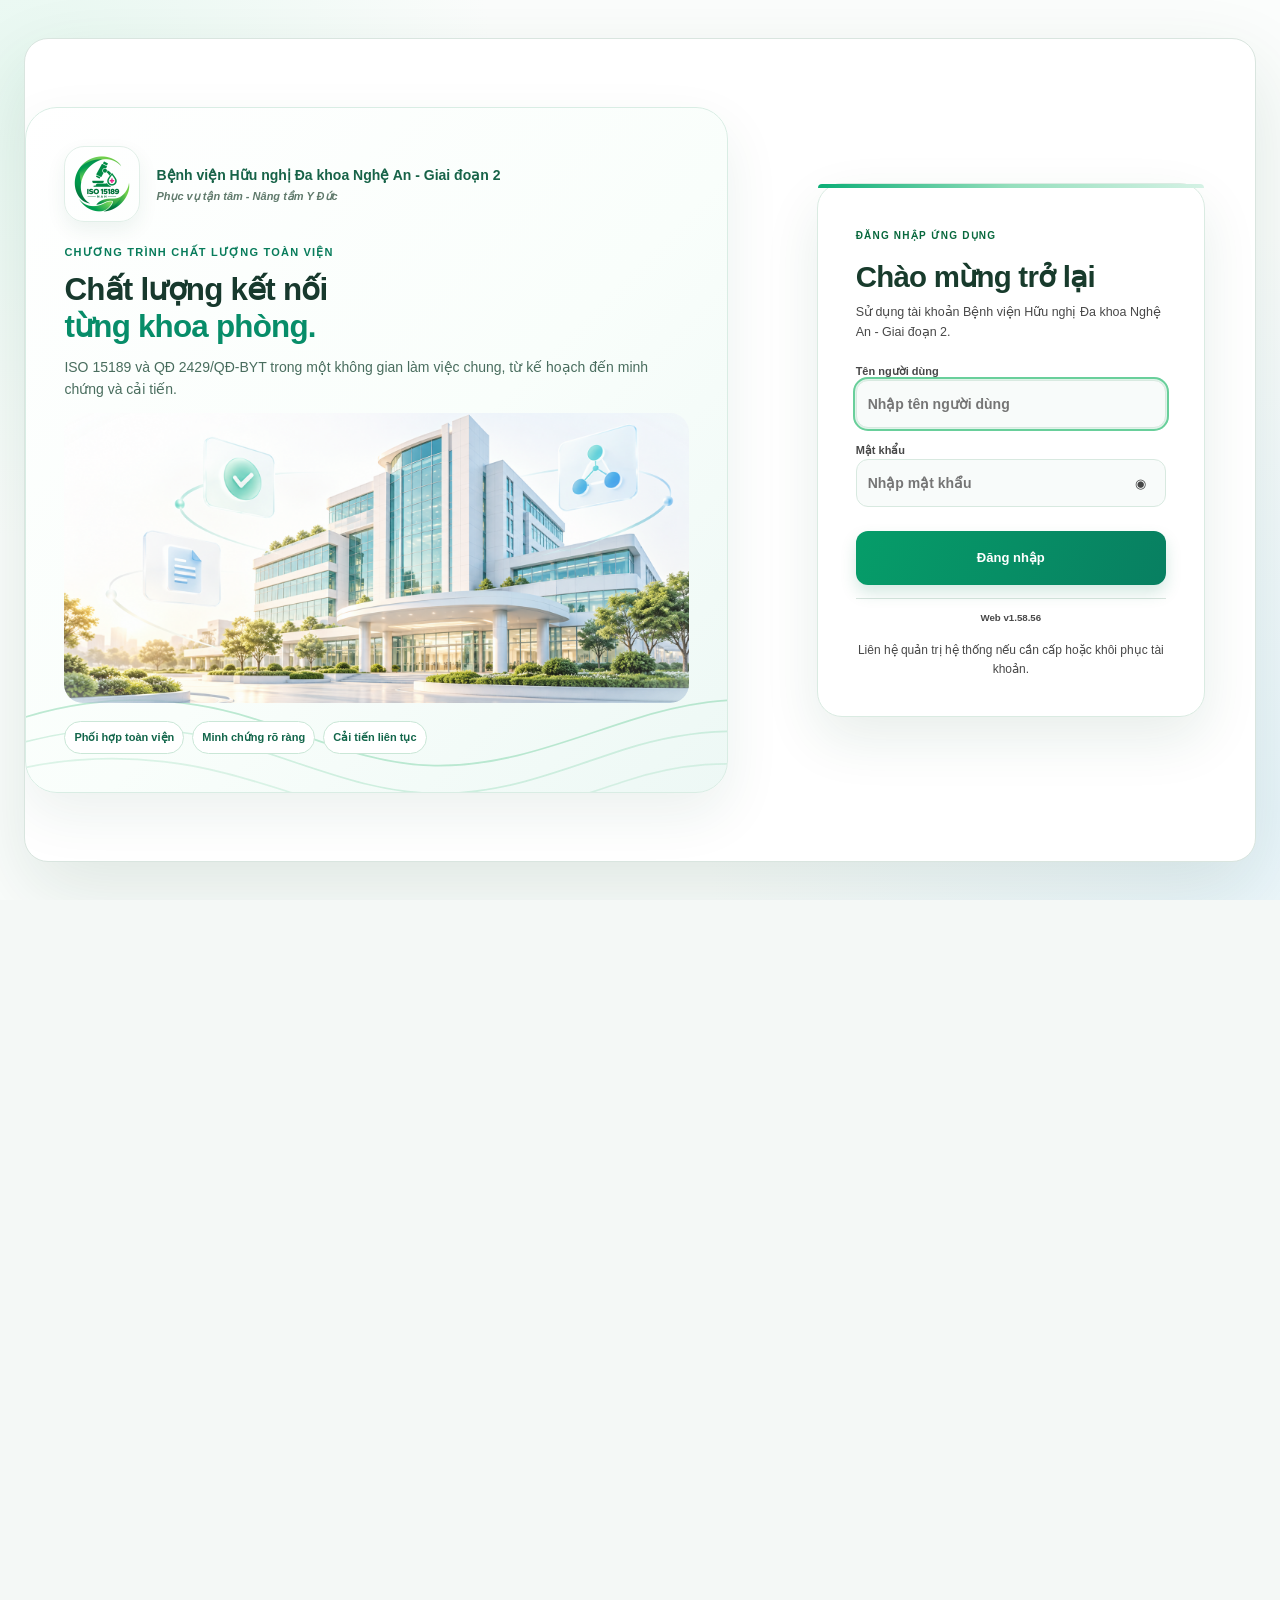
<file: native/windows/offline/index.html>
<!doctype html>
<html lang="vi">
<head>
<meta charset="utf-8">
<meta name="viewport" content="width=device-width,initial-scale=1,viewport-fit=cover">
<meta name="theme-color" content="#08ad58">
<meta name="application-name" content="Bệnh viện Hữu nghị Đa khoa Nghệ An - Giai đoạn 2">
<meta name="mobile-web-app-capable" content="yes">
<meta name="apple-mobile-web-app-capable" content="yes">
<meta name="apple-mobile-web-app-status-bar-style" content="default">
<meta name="apple-mobile-web-app-title" content="Bệnh viện Hữu nghị Đa khoa Nghệ An - Giai đoạn 2">
<meta name="robots" content="noindex,nofollow">


<link rel="stylesheet" href="assets/app.css">
<title>Bệnh viện Hữu nghị Đa khoa Nghệ An - Giai đoạn 2</title>
<script>window.NAH_ISO15189={"restUrl": "https://sachyhoc.com/wp-json/nah-iso15189/v1/", "loginUrl": "https://sachyhoc.com/wp-json/nah-iso15189/v1/auth/login", "homeUrl": "https://sachyhoc.com/nah-lab-iso/", "version": "1.58.56", "siteName": "Bệnh viện Hữu nghị Đa khoa Nghệ An - Giai đoạn 2", "manifestUrl": "", "swUrl": "", "healthUrl": "https://sachyhoc.com/wp-json/nah-iso15189/v1/health", "logoUrl": "assets/nah-logo.jpg", "heroUrl": "assets/hospital-quality-hero.png", "appIconUrl": "assets/app-logo.png"};</script>
<script src="reference-catalogue.js"></script>
<script src="desktop-mirror.js"></script>
<script src="desktop-form-queue.js"></script>
</head>
<body class="nah-iso-app-body nah-fullscreen-shell nah-ui-v158">

<div id="splashView" class="splash-view" aria-live="polite">
  <div class="splash-glow splash-glow-a"></div><div class="splash-glow splash-glow-b"></div>
  <div class="splash-card">
    <img class="splash-app-mark" src="assets/app-logo.png" alt="Bệnh viện Hữu nghị Đa khoa Nghệ An - Giai đoạn 2">
    <div class="splash-title">Quản lý chất lượng xét nghiệm</div>
    <div class="splash-hospital">Bệnh viện Hữu nghị Đa khoa Nghệ An - Giai đoạn 2</div><div class="splash-hospital-slogan"><em>Phục vụ tận tâm - Nâng tầm Y Đức</em></div>
    <div class="splash-tagline">Chuẩn hóa · Theo dõi · Cải tiến</div>
    <div class="splash-loader" aria-hidden="true"><i></i></div>
  </div>
</div>

<div id="loginView" class="login-view" hidden>
  <div class="login-shell host-canvas">
    <section class="login-brand-panel">
      <div class="login-brand-head">
        <img class="login-logo app-identity-logo" src="assets/app-logo.png" alt="Bệnh viện Hữu nghị Đa khoa Nghệ An - Giai đoạn 2">
        <div class="login-hospital-name">Bệnh viện Hữu nghị Đa khoa Nghệ An - Giai đoạn 2<small><em>Phục vụ tận tâm - Nâng tầm Y Đức</em></small></div>
      </div>
      <div class="login-copy"><span class="eyebrow">CHƯƠNG TRÌNH CHẤT LƯỢNG TOÀN VIỆN</span><h1>Chất lượng kết nối<br><span>từng khoa phòng.</span></h1><p>ISO 15189 và QĐ 2429/QĐ-BYT trong một không gian làm việc chung, từ kế hoạch đến minh chứng và cải tiến.</p></div>
      <div class="login-visual"><img src="assets/login-hospital-quality.png" alt="Minh họa bệnh viện và mạng lưới quản lý chất lượng"></div>
      <div class="login-features"><span>Phối hợp toàn viện</span><span>Minh chứng rõ ràng</span><span>Cải tiến liên tục</span></div>
    </section>
    <section class="login-card-wrap">
      <form id="loginForm" class="login-card" autocomplete="off">
        <div class="mobile-login-brand"><img src="assets/app-logo.png" alt="Bệnh viện Hữu nghị Đa khoa Nghệ An - Giai đoạn 2"><div><strong>Quản lý chất lượng xét nghiệm</strong><small>Bệnh viện Hữu nghị Đa khoa Nghệ An - Giai đoạn 2</small><em>Phục vụ tận tâm - Nâng tầm Y Đức</em></div></div>
        <div class="mobile-login-art" aria-hidden="true"><img src="assets/login-hospital-quality.png" alt=""></div><span class="eyebrow">ĐĂNG NHẬP ỨNG DỤNG</span><h2>Chào mừng trở lại</h2><p>Sử dụng tài khoản Bệnh viện Hữu nghị Đa khoa Nghệ An - Giai đoạn 2.</p>
        <label>Tên người dùng<input name="username" placeholder="Nhập tên người dùng" autocomplete="off" autocapitalize="none" spellcheck="false" required autofocus></label>
        <label>Mật khẩu<div class="password-wrap"><input id="loginPassword" type="password" name="password" placeholder="Nhập mật khẩu" autocomplete="off" required><button type="button" id="togglePassword" aria-label="Hiện/ẩn mật khẩu">◉</button></div></label>
        <div id="loginError" class="login-error" hidden></div>
        <button class="btn primary large" type="submit">Đăng nhập</button>
        <div class="login-version-line">Windows v1.3.27 · Ứng dụng web v1.58.56</div><small>Liên hệ quản trị hệ thống nếu cần cấp hoặc khôi phục tài khoản.</small>
      </form>
    </section>
  </div>
</div>

<div id="appView" class="nah-app" hidden>
  <main class="main">
    <header class="topbar"><div class="topbar-inner host-canvas">
      <div class="top-left">
        <button class="top-brand" id="homeLogoBtn" type="button" title="Về Trang chủ" aria-label="Về Trang chủ Bệnh viện Hữu nghị Đa khoa Nghệ An - Giai đoạn 2"><img src="assets/app-logo.png" alt="Bệnh viện Hữu nghị Đa khoa Nghệ An - Giai đoạn 2"></button>
        <div class="top-title"><h1 id="pageTitle">Quản lý chất lượng xét nghiệm</h1><p id="pageSubtitle" hidden></p></div>
      </div>
      <div class="header-search-slot">
        <div class="search-wrap global-search-wrap" id="searchWrap">
          <span class="global-search-icon" aria-hidden="true">⌕</span>
          <input id="globalSearch" type="search" autocomplete="off" spellcheck="false" placeholder="Tìm quy trình, biểu mẫu, bài học, hướng dẫn…" aria-label="Tìm kiếm toàn bộ Bệnh viện Hữu nghị Đa khoa Nghệ An - Giai đoạn 2" aria-expanded="false" aria-controls="globalSearchPanel">
          <button class="global-search-clear" id="globalSearchClear" type="button" title="Xóa nội dung tìm kiếm" aria-label="Xóa nội dung tìm kiếm" hidden>×</button>
          <div class="global-search-panel" id="globalSearchPanel" role="listbox" aria-label="Kết quả tìm kiếm" hidden></div>
        </div>
      </div>
      <div class="top-actions">
        <button class="icon-btn install-header-btn" id="installHeaderBtn" data-app-downloads title="Tải ứng dụng" aria-label="Tải ứng dụng Bệnh viện Hữu nghị Đa khoa Nghệ An - Giai đoạn 2"><svg viewBox="0 0 24 24" aria-hidden="true"><path d="M12 3v12"/><path d="m7 10 5 5 5-5"/><path d="M5 19h14"/></svg></button>
        <button class="icon-btn" id="fullscreenBtn" title="Toàn màn hình" aria-label="Toàn màn hình"><svg viewBox="0 0 24 24" aria-hidden="true"><path d="M8 3H3v5"/><path d="M16 3h5v5"/><path d="M8 21H3v-5"/><path d="M16 21h5v-5"/></svg></button>
        <button class="icon-btn notify-btn" id="notificationBtn" title="Thông báo" aria-label="Mở trung tâm thông báo"><svg viewBox="0 0 24 24" aria-hidden="true"><path d="M18 8a6 6 0 0 0-12 0c0 7-3 7-3 9h18c0-2-3-2-3-9"/><path d="M10 21h4"/></svg><b id="notificationCount" hidden>0</b></button>
        <button class="icon-btn" id="themeBtn" title="Chuyển chế độ Sáng/Tối" aria-label="Chuyển chế độ Sáng/Tối"><svg viewBox="0 0 24 24" aria-hidden="true"><path d="M21 12.79A9 9 0 1 1 11.26 3 7 7 0 0 0 21 12.79Z"/></svg></button>
        <button class="user-chip topbar-account" id="accountBtn" aria-label="Mở tài khoản"><span class="avatar" id="userAvatar">N</span><div class="user-text"><strong id="userName">Đang tải…</strong><small id="roleLabel">Đang tải quyền…</small></div><span class="chev"><svg viewBox="0 0 24 24" aria-hidden="true"><path d="m18 9-6 6-6-6"/></svg></span></button>
      </div>
    </div></header>
    <div id="desktopSyncStrip" class="nah-desktop-sync-strip" role="status" aria-live="polite" hidden>
      <span class="nah-desktop-sync-indicator" aria-hidden="true"></span>
      <span data-desktop-sync-text>Đang đồng bộ dữ liệu mới nhất…</span>
      <button type="button" data-desktop-sync-retry hidden>Thử lại</button>
    </div>
    <section class="content"><div id="content" class="content-inner host-canvas"><div class="loading">Đang tải hệ thống…</div></div></section>
  </main>

  <div id="dockMenu" class="dock-menu" hidden aria-hidden="true">
    <button class="dock-menu-backdrop" id="dockMenuBackdrop" aria-label="Đóng phân khu"></button>
    <section class="dock-menu-panel" aria-label="Phân khu chức năng">
      <div class="dock-menu-handle"></div>
      <div class="dock-menu-head"><div class="dock-menu-heading"><button class="dock-menu-back" id="dockMenuBack" type="button" aria-label="Quay lại phân khu Khác" hidden>‹</button><div><small>PHÂN KHU CHỨC NĂNG</small><strong id="dockMenuTitle">ISO & Học tập</strong></div></div><button class="icon-btn" id="dockMenuClose" aria-label="Đóng">✕</button></div>
      <div id="dockMenuContext" class="dock-menu-context" role="tooltip"><span id="dockMenuContextText">Rê chuột vào chức năng để xem mô tả.</span></div><div id="dockMenuBody" class="dock-menu-grid"></div>
    </section>
  </div>
  <div class="bottom-dock-wrap"><nav id="nav" class="bottom-dock" aria-label="Điều hướng chính"></nav></div>
</div>

<div class="drawer" id="drawer" aria-hidden="true"><div class="drawer-panel"><div class="drawer-head"><div><small id="drawerModule">BẢN GHI</small><h2 id="drawerTitle">Tạo mới</h2></div><button class="icon-btn" id="drawerClose">✕</button></div><div id="drawerBody" class="drawer-body"></div></div></div>
<div class="account-menu" id="accountMenu" hidden><button data-account="profile">Thông tin tài khoản</button><button id="adminSettingsBtn" data-account="settings" hidden>Quản trị người dùng & phân quyền</button><button data-account="notifications">Thông báo của tôi</button><button class="danger-text" data-account="logout">Đăng xuất</button></div>
<div id="toast" class="toast"></div>
<script src="assets/app.js" defer></script>
</body>
</html>
</file>
